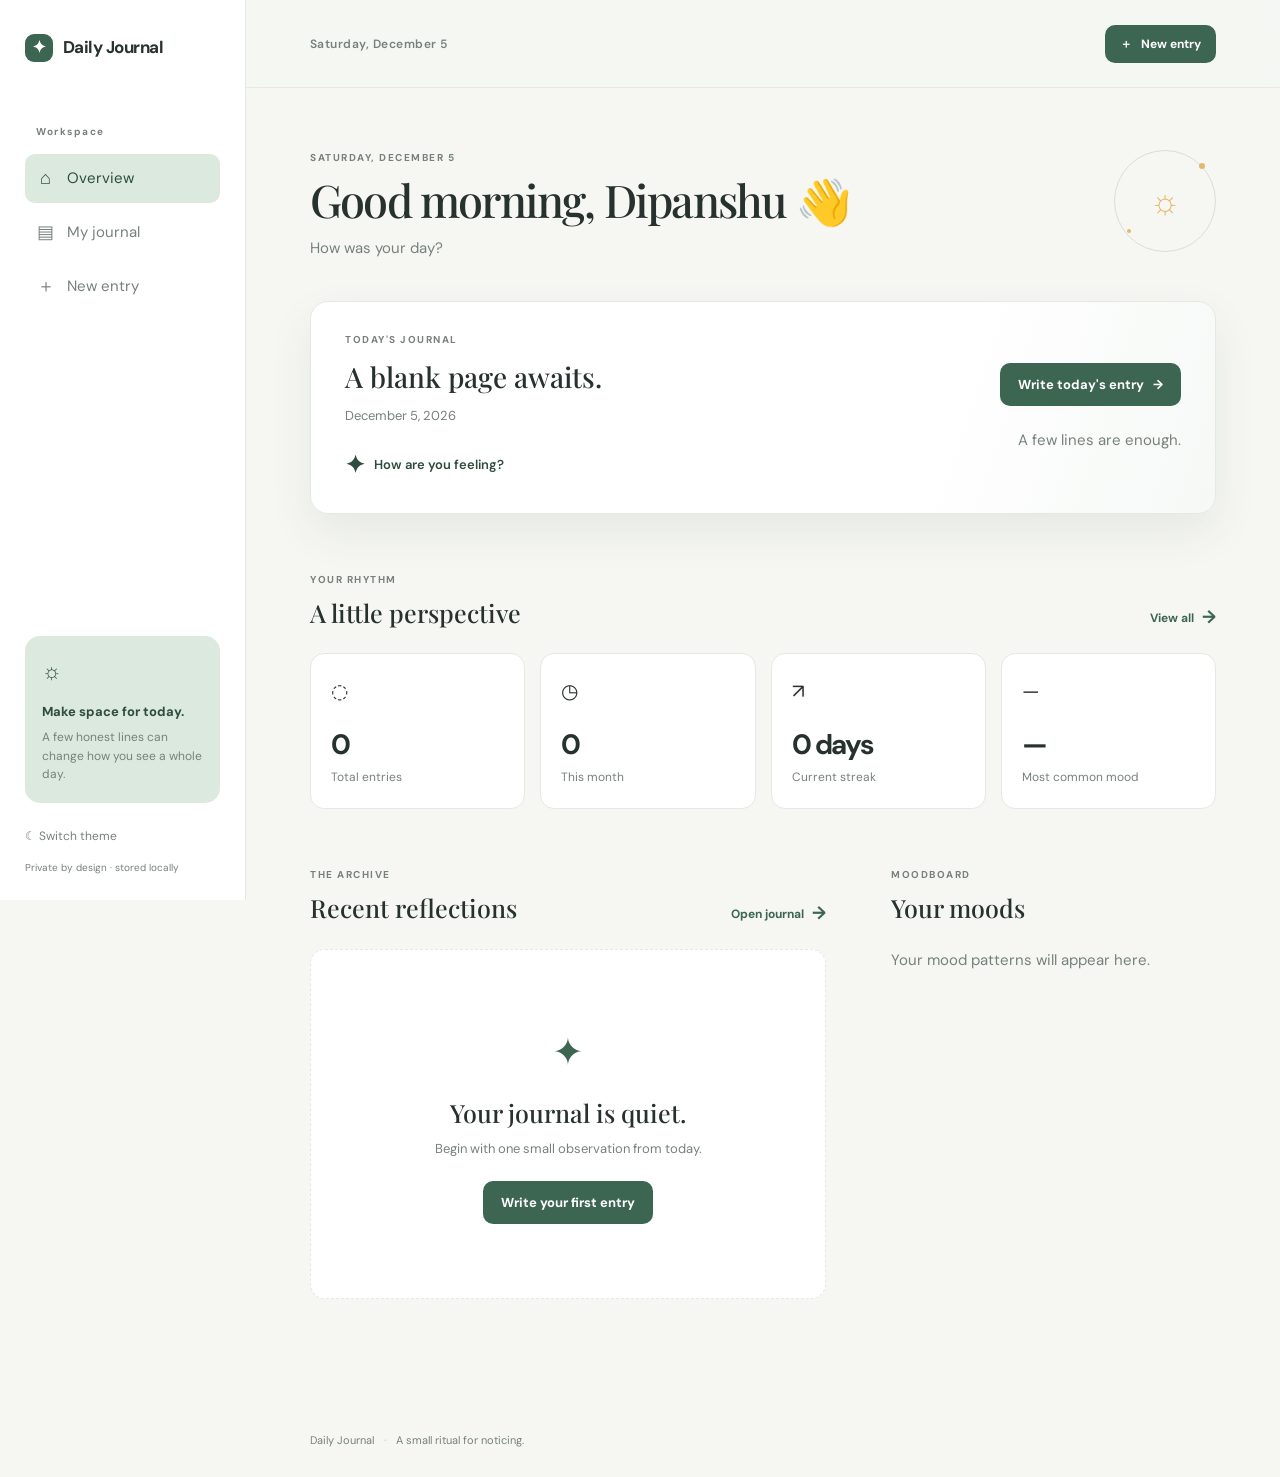
<file: index.html>
<!doctype html>
<html lang="en">
<head>
  <meta charset="UTF-8">
  <meta name="viewport" content="width=device-width, initial-scale=1.0">
  <meta name="description" content="A quiet space to capture your days and track your mood.">
  <title>Daily Journal | Home</title>
  <link rel="stylesheet" href="css/style.css">
  <link rel="stylesheet" href="css/components.css">
  <link rel="stylesheet" href="css/responsive.css">
</head>
<body data-page="home">
  <div class="app-shell">
    <aside class="sidebar" id="sidebar">
      <a class="brand" href="index.html"><span class="brand-mark">✦</span><span>Daily Journal</span></a>
      <p class="nav-label">Workspace</p>
      <nav class="nav-list" aria-label="Main navigation">
        <a class="nav-link active" href="index.html"><span>⌂</span>Overview</a>
        <a class="nav-link" href="pages/journal.html"><span>▤</span>My journal</a>
        <a class="nav-link" href="pages/add-journal.html"><span>＋</span>New entry</a>
      </nav>
      <div class="sidebar-note"><span class="note-icon">☼</span><strong>Make space for today.</strong><p>A few honest lines can change how you see a whole day.</p></div>
      <div class="sidebar-bottom"><button class="text-button" id="themeToggle" type="button">☾ <span>Switch theme</span></button><small>Private by design · stored locally</small></div>
    </aside>
    <div class="main-wrap">
      <header class="topbar"><button class="icon-button menu-toggle" id="menuToggle" aria-label="Open navigation" type="button">☰</button><div class="topbar-date" id="currentDate"></div><a class="button button-primary button-small" href="pages/add-journal.html"><span>＋</span> New entry</a></header>
      <main class="page-content">
        <section class="welcome-row"><div><p class="eyebrow" id="dateLabel">TUESDAY, SEPTEMBER 8</p><h1 id="greeting">Good evening, Dipanshu <span>👋</span></h1><p class="subtle">How was your day?</p></div><div class="sun-orbit" aria-hidden="true"><span>☼</span></div></section>
        <section class="today-card card" id="todayCard"></section>
        <section class="section-block"><div class="section-heading"><div><p class="eyebrow">YOUR RHYTHM</p><h2>A little perspective</h2></div><a class="quiet-link" href="pages/journal.html">View all <span>→</span></a></div><div class="stats-grid" id="statsGrid"></div></section>
        <div class="dashboard-grid"><section class="section-block recent-block"><div class="section-heading"><div><p class="eyebrow">THE ARCHIVE</p><h2>Recent reflections</h2></div><a class="quiet-link" href="pages/journal.html">Open journal <span>→</span></a></div><div class="recent-list" id="recentList"></div></section><section class="section-block mood-block"><div class="section-heading"><div><p class="eyebrow">MOODBOARD</p><h2>Your moods</h2></div></div><div id="moodSummary"></div></section></div>
      </main>
      <footer class="footer">Daily Journal <span>·</span> A small ritual for noticing.</footer>
    </div>
  </div>
  <div id="toastRegion" class="toast-region" aria-live="polite"></div>
  <script src="js/storage.js"></script><script src="js/utils.js"></script><script src="js/dashboard.js"></script><script src="js/app.js"></script>
</body>
</html>
</file>
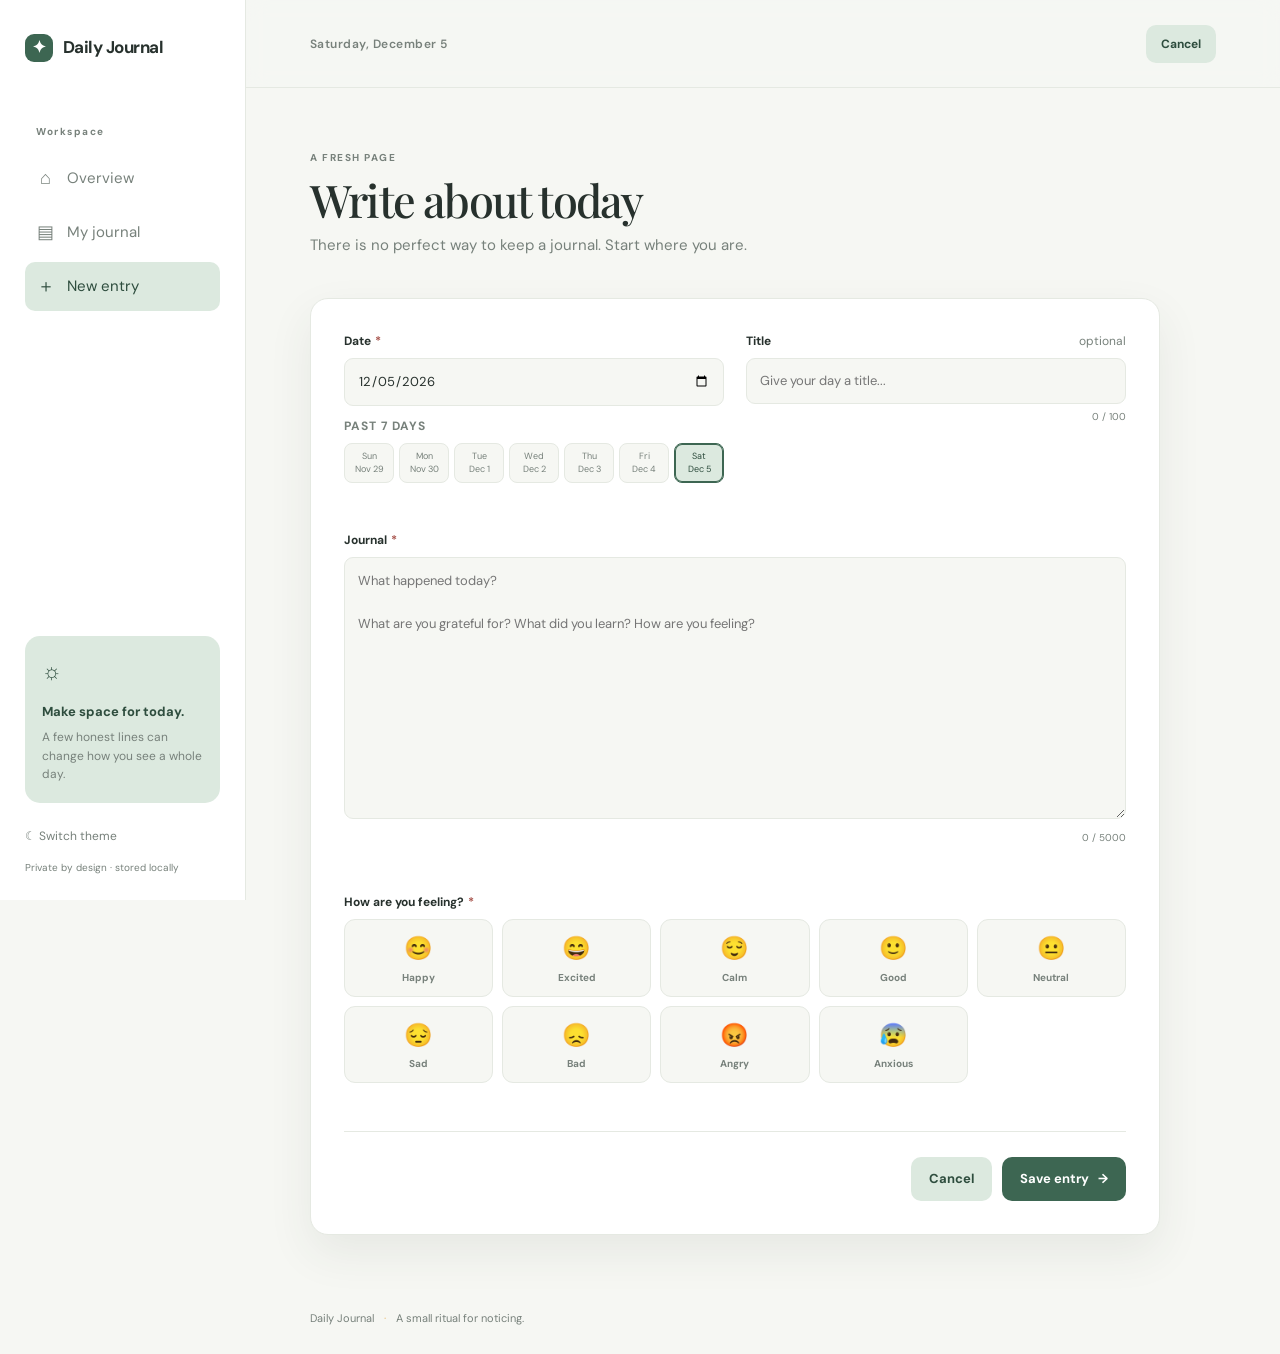
<file: pages/add-journal.html>
<!doctype html>
<html lang="en"><head><meta charset="UTF-8"><meta name="viewport" content="width=device-width, initial-scale=1.0"><meta name="description" content="Write a new daily journal entry."><title>Daily Journal | New entry</title><link rel="stylesheet" href="../css/style.css"><link rel="stylesheet" href="../css/components.css"><link rel="stylesheet" href="../css/responsive.css"></head>
<body data-page="add"><div class="app-shell"><aside class="sidebar" id="sidebar"><a class="brand" href="../index.html"><span class="brand-mark">✦</span><span>Daily Journal</span></a><p class="nav-label">Workspace</p><nav class="nav-list" aria-label="Main navigation"><a class="nav-link" href="../index.html"><span>⌂</span>Overview</a><a class="nav-link" href="journal.html"><span>▤</span>My journal</a><a class="nav-link active" href="add-journal.html"><span>＋</span>New entry</a></nav><div class="sidebar-note"><span class="note-icon">☼</span><strong>Make space for today.</strong><p>A few honest lines can change how you see a whole day.</p></div><div class="sidebar-bottom"><button class="text-button" id="themeToggle" type="button">☾ <span>Switch theme</span></button><small>Private by design · stored locally</small></div></aside><div class="main-wrap"><header class="topbar"><button class="icon-button menu-toggle" id="menuToggle" aria-label="Open navigation" type="button">☰</button><div class="topbar-date" id="currentDate"></div><a class="button button-ghost button-small" href="journal.html">Cancel</a></header><main class="page-content form-page"><section class="page-intro"><div><p class="eyebrow" id="formEyebrow">A FRESH PAGE</p><h1 id="formHeading">Write about today</h1><p class="subtle">There is no perfect way to keep a journal. Start where you are.</p></div></section><form class="journal-form" id="journalForm" novalidate><div class="form-main card"><div class="form-row"><div class="field"><label for="entryDate"><span>Date <b>*</b></span></label><input id="entryDate" type="date" required><span class="date-shortcuts-label">Past 7 days</span><div class="date-shortcuts" id="dateShortcuts" role="group" aria-label="Choose a date from the past 7 days"></div><small class="field-error" id="dateError"></small></div><label class="field"><span>Title <em>optional</em></span><input id="entryTitle" type="text" maxlength="100" placeholder="Give your day a title..."><small class="counter" id="titleCounter">0 / 100</small><small class="field-error" id="titleError"></small></label></div><label class="field content-field"><span>Journal <b>*</b></span><textarea id="entryContent" maxlength="5000" rows="11" placeholder="What happened today?&#10;&#10;What are you grateful for? What did you learn? How are you feeling?" required></textarea><small class="counter" id="contentCounter">0 / 5000</small><small class="field-error" id="contentError"></small></label><fieldset class="mood-field"><legend>How are you feeling? <b>*</b></legend><div class="mood-picker" id="moodPicker"></div><small class="field-error" id="moodError"></small></fieldset><div class="form-actions"><a class="button button-ghost" href="journal.html">Cancel</a><button class="button button-primary" id="saveButton" type="submit">Save entry <span>→</span></button></div></div></form></main><footer class="footer">Daily Journal <span>·</span> A small ritual for noticing.</footer></div></div><div id="toastRegion" class="toast-region" aria-live="polite"></div><div class="modal-backdrop" id="duplicateModal" aria-hidden="true"><article class="modal modal-small" role="dialog" aria-modal="true"><p class="eyebrow">ONE ENTRY PER DAY</p><h2>You already wrote on this date.</h2><p class="subtle">Would you like to open that entry and continue editing it?</p><div class="modal-actions"><button class="button button-ghost" data-close-modal type="button">Keep writing</button><button class="button button-primary" id="editExisting" type="button">Edit existing <span>→</span></button></div></article></div><script src="../js/storage.js"></script><script src="../js/utils.js"></script><script src="../js/journal.js"></script><script src="../js/app.js"></script></body></html>
</file>
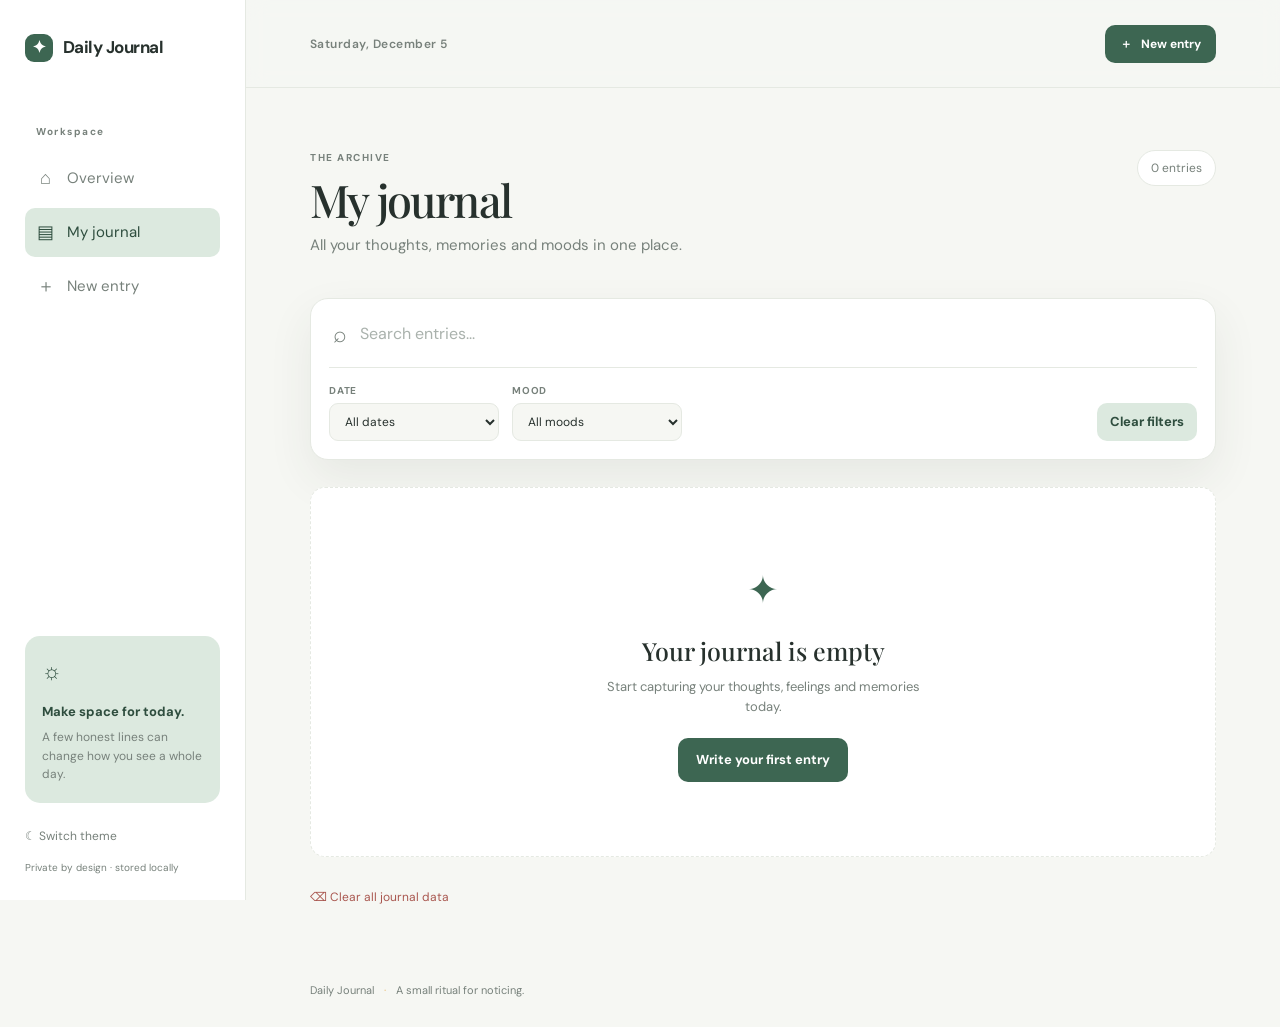
<file: pages/journal.html>
<!doctype html>
<html lang="en">
<head><meta charset="UTF-8"><meta name="viewport" content="width=device-width, initial-scale=1.0"><meta name="description" content="Browse your private daily journal entries."><title>Daily Journal | My journal</title><link rel="stylesheet" href="../css/style.css"><link rel="stylesheet" href="../css/components.css"><link rel="stylesheet" href="../css/responsive.css"></head>
<body data-page="journal">
  <div class="app-shell"><aside class="sidebar" id="sidebar"><a class="brand" href="../index.html"><span class="brand-mark">✦</span><span>Daily Journal</span></a><p class="nav-label">Workspace</p><nav class="nav-list" aria-label="Main navigation"><a class="nav-link" href="../index.html"><span>⌂</span>Overview</a><a class="nav-link active" href="journal.html"><span>▤</span>My journal</a><a class="nav-link" href="add-journal.html"><span>＋</span>New entry</a></nav><div class="sidebar-note"><span class="note-icon">☼</span><strong>Make space for today.</strong><p>A few honest lines can change how you see a whole day.</p></div><div class="sidebar-bottom"><button class="text-button" id="themeToggle" type="button">☾ <span>Switch theme</span></button><small>Private by design · stored locally</small></div></aside>
  <div class="main-wrap"><header class="topbar"><button class="icon-button menu-toggle" id="menuToggle" aria-label="Open navigation" type="button">☰</button><div class="topbar-date" id="currentDate"></div><a class="button button-primary button-small" href="add-journal.html"><span>＋</span> New entry</a></header><main class="page-content"><section class="page-intro"><div><p class="eyebrow">THE ARCHIVE</p><h1>My journal</h1><p class="subtle">All your thoughts, memories and moods in one place.</p></div><div class="entry-count" id="entryCount">0 entries</div></section><section class="filter-panel card"><label class="search-field"><span>⌕</span><input id="searchInput" type="search" placeholder="Search entries..." aria-label="Search journal entries"></label><div class="filter-row"><label><span>Date</span><select id="dateFilter"><option value="all">All dates</option><option value="today">Today</option><option value="week">This week</option><option value="month">This month</option><option value="year">This year</option></select></label><label><span>Mood</span><select id="moodFilter"><option value="all">All moods</option></select></label><button class="button button-ghost clear-filters" id="clearFilters" type="button">Clear filters</button></div></section><section id="journalResults" class="journal-grid"></section><section class="data-tools"><button class="text-button danger-text" id="clearAllButton" type="button">⌫ Clear all journal data</button></section></main><footer class="footer">Daily Journal <span>·</span> A small ritual for noticing.</footer></div></div>
  <div class="modal-backdrop" id="detailModal" aria-hidden="true"><article class="modal" role="dialog" aria-modal="true" aria-labelledby="detailTitle"><button class="modal-close icon-button" data-close-modal aria-label="Close">×</button><div id="detailBody"></div></article></div><div class="modal-backdrop" id="confirmModal" aria-hidden="true"><article class="modal modal-small" role="dialog" aria-modal="true" aria-labelledby="confirmTitle"><p class="eyebrow">PLEASE CONFIRM</p><h2 id="confirmTitle">Delete journal?</h2><p id="confirmMessage" class="subtle">This action cannot be undone.</p><div class="modal-actions"><button class="button button-ghost" data-close-modal type="button">Cancel</button><button class="button button-danger" id="confirmAction" type="button">Delete</button></div></article></div><div id="toastRegion" class="toast-region" aria-live="polite"></div><script src="../js/storage.js"></script><script src="../js/utils.js"></script><script src="../js/journal.js"></script><script src="../js/app.js"></script>
</body></html>
</file>
<file: css/style.css>
@import url('https://fonts.googleapis.com/css2?family=DM+Sans:wght@400;500;600;700&family=Playfair+Display:wght@500;600&display=swap');
:root{--ink:#27312d;--muted:#77817b;--paper:#f6f7f3;--surface:#fff;--line:#e5e9e2;--green:#3d6652;--green-dark:#2e4d3e;--sage:#dce9df;--yellow:#e6b86a;--rose:#e7cbc1;--danger:#a9574f;--shadow:0 18px 45px rgba(45,61,50,.08);--radius:18px}*{box-sizing:border-box}html{scroll-behavior:smooth}body{margin:0;background:var(--paper);color:var(--ink);font-family:'DM Sans',sans-serif;font-size:15px;line-height:1.5}body.dark{--ink:#e8eee9;--muted:#9ea9a2;--paper:#202a26;--surface:#29332e;--line:#3b4941;--green:#a9cbb0;--green-dark:#d3e6d7;--sage:#344b3c;--shadow:0 18px 45px rgba(0,0,0,.2)}a{color:inherit;text-decoration:none}button,input,textarea,select{font:inherit}button{cursor:pointer}.app-shell{display:flex;min-height:100vh}.sidebar{position:fixed;width:246px;top:0;bottom:0;padding:34px 25px 25px;background:var(--surface);border-right:1px solid var(--line);display:flex;flex-direction:column;z-index:10}.brand{display:flex;align-items:center;gap:10px;font-size:17px;font-weight:700;letter-spacing:-.03em;margin-bottom:62px}.brand-mark{display:grid;place-items:center;width:28px;height:28px;border-radius:9px;background:var(--green);color:#fff;font-size:17px}.nav-label,.eyebrow{font-size:10px;letter-spacing:.15em;color:var(--muted);font-weight:700}.nav-label{margin:0 0 15px 11px}.nav-list{display:grid;gap:5px}.nav-link{display:flex;align-items:center;gap:12px;padding:11px;border-radius:10px;color:var(--muted);transition:.2s}.nav-link span{width:19px;text-align:center;font-size:18px}.nav-link:hover,.nav-link.active{color:var(--green-dark);background:var(--sage)}.sidebar-note{margin-top:auto;padding:19px 17px;background:var(--sage);border-radius:15px;color:var(--green-dark)}.note-icon{display:block;font-size:22px;margin-bottom:12px}.sidebar-note strong{font-size:13px}.sidebar-note p{margin:6px 0 0;font-size:12px;line-height:1.55;color:var(--muted)}.sidebar-bottom{padding-top:24px;display:grid;gap:15px}.sidebar-bottom small{color:var(--muted);font-size:10px}.main-wrap{margin-left:246px;min-width:0;width:calc(100% - 246px)}.topbar{height:88px;padding:0 clamp(25px,5vw,76px);display:flex;align-items:center;justify-content:space-between;border-bottom:1px solid var(--line);background:rgba(246,247,243,.8);backdrop-filter:blur(10px);position:relative;z-index:2}.dark .topbar{background:rgba(32,42,38,.8)}.topbar-date{color:var(--muted);font-size:12px;font-weight:600;letter-spacing:.04em}.page-content{max-width:1160px;margin:auto;padding:62px clamp(25px,5vw,76px) 75px}.welcome-row,.page-intro{display:flex;justify-content:space-between;align-items:flex-start;margin-bottom:42px}.eyebrow{margin:0 0 10px}.welcome-row h1,.page-intro h1{font-family:'Playfair Display',serif;font-size:45px;line-height:1.1;letter-spacing:-.04em;font-weight:500;margin:0}.welcome-row h1 span{color:var(--yellow);font-family:DM Sans}.subtle{color:var(--muted);margin:9px 0 0}.sun-orbit{width:102px;height:102px;border:1px solid #d6dfd5;border-radius:50%;display:grid;place-items:center;color:var(--yellow);font-size:34px;position:relative}.sun-orbit:before,.sun-orbit:after{content:'';position:absolute;border-radius:50%;background:var(--yellow)}.sun-orbit:before{width:6px;height:6px;top:12px;right:10px}.sun-orbit:after{width:4px;height:4px;bottom:18px;left:12px}.card{background:var(--surface);border:1px solid var(--line);border-radius:var(--radius);box-shadow:var(--shadow)}.today-card{padding:30px 34px;display:flex;justify-content:space-between;align-items:center;min-height:190px;margin-bottom:58px;background:linear-gradient(108deg,var(--surface) 68%,var(--sage) 180%)}.today-info .eyebrow{margin-bottom:9px}.today-info h2{font-family:'Playfair Display',serif;font-size:28px;font-weight:500;margin:0 0 8px}.today-date{color:var(--muted);font-size:13px}.today-mood{display:flex;align-items:center;gap:9px;color:var(--green-dark);font-weight:600;font-size:13px;margin-top:21px}.today-mood .mood-emoji{font-size:24px}.today-preview{max-width:430px;color:var(--muted);font-size:13px;margin:16px 0 0}.today-actions{text-align:right;display:grid;gap:14px;justify-items:end}.section-block{margin-bottom:58px}.section-heading{display:flex;justify-content:space-between;align-items:flex-end;margin-bottom:22px}.section-heading h2{font-family:'Playfair Display',serif;font-size:25px;font-weight:500;margin:0}.section-heading .eyebrow{margin-bottom:7px}.quiet-link{font-size:12px;color:var(--green);font-weight:700}.quiet-link span{font-size:18px;vertical-align:-1px;margin-left:5px}.stats-grid{display:grid;grid-template-columns:repeat(4,1fr);gap:15px}.stat-card{padding:22px 20px;border:1px solid var(--line);border-radius:14px;background:var(--surface)}.stat-card .stat-icon{font-size:20px;margin-bottom:18px}.stat-card h3{font-size:28px;letter-spacing:-.05em;margin:0 0 2px}.stat-card p{color:var(--muted);font-size:12px;margin:0}.dashboard-grid{display:grid;grid-template-columns:1.35fr .85fr;gap:65px}.recent-list{display:grid;gap:0}.recent-item{display:flex;gap:15px;align-items:flex-start;padding:18px 0;border-bottom:1px solid var(--line);cursor:pointer}.recent-item:first-child{padding-top:2px}.mood-bubble{flex:0 0 42px;width:42px;height:42px;display:grid;place-items:center;background:var(--sage);border-radius:13px;font-size:21px}.recent-copy{min-width:0;flex:1}.recent-copy h3{font-size:14px;margin:0 0 4px;font-weight:700}.recent-copy p{font-size:12px;color:var(--muted);margin:0;white-space:nowrap;overflow:hidden;text-overflow:ellipsis}.recent-date{font-size:11px;color:var(--muted);white-space:nowrap}.mood-summary{display:grid;gap:16px}.mood-line{display:grid;grid-template-columns:25px 70px 1fr 20px;align-items:center;gap:8px;font-size:12px}.mood-line .emoji{font-size:18px}.mood-line .label{color:var(--muted)}.mood-bar{height:6px;background:var(--sage);border-radius:5px;overflow:hidden}.mood-bar span{display:block;height:100%;background:var(--green);border-radius:5px}.mood-line .count{text-align:right;color:var(--muted);font-size:11px}.footer{max-width:1160px;margin:auto;padding:0 clamp(25px,5vw,76px) 28px;color:var(--muted);font-size:11px}.footer span{margin:0 7px;color:var(--yellow)}.icon-button{border:0;background:transparent;color:var(--muted);font-size:21px;width:38px;height:38px;border-radius:10px}.icon-button:hover{background:var(--sage);color:var(--green-dark)}.menu-toggle{display:none}.button{display:inline-flex;justify-content:center;align-items:center;gap:9px;border:0;border-radius:10px;padding:12px 18px;font-size:13px;font-weight:700;transition:.2s}.button:hover{transform:translateY(-1px)}.button-primary{color:#fff;background:var(--green)}.button-primary:hover{background:var(--green-dark)}.button-ghost{color:var(--green-dark);background:var(--sage)}.button-danger{color:#fff;background:var(--danger)}.button-small{padding:10px 15px;font-size:12px}.text-button{border:0;background:none;padding:0;color:var(--muted);text-align:left;font-size:12px}.text-button:hover{color:var(--green-dark)}.danger-text{color:var(--danger)}
</file>
<file: css/components.css>
.filter-panel{padding:18px;margin-bottom:27px}.search-field{display:flex;align-items:center;gap:11px;padding:0 4px 15px;border-bottom:1px solid var(--line);color:var(--muted)}.search-field span{font-size:23px}.search-field input{border:0;outline:0;background:transparent;color:var(--ink);width:100%;font-size:16px}.search-field input::placeholder{color:#aab2ad}.filter-row{display:flex;align-items:flex-end;gap:13px;padding-top:15px}.filter-row label{display:grid;gap:5px;min-width:170px}.filter-row label>span{font-size:10px;font-weight:700;letter-spacing:.08em;text-transform:uppercase;color:var(--muted)}select,.field input,.field textarea{width:100%;border:1px solid var(--line);border-radius:9px;background:var(--paper);color:var(--ink);outline:0;transition:.2s}select{padding:9px 11px;font-size:12px}select:focus,.field input:focus,.field textarea:focus,.search-field:focus-within{border-color:var(--green);box-shadow:0 0 0 3px rgba(61,102,82,.1)}.clear-filters{margin-left:auto;padding:9px 13px}.journal-grid{display:grid;grid-template-columns:repeat(3,1fr);gap:18px}.journal-card{display:flex;flex-direction:column;padding:21px;background:var(--surface);border:1px solid var(--line);border-radius:15px;min-height:242px;transition:.2s;cursor:pointer}.journal-card:hover{transform:translateY(-3px);box-shadow:var(--shadow);border-color:#cbd9cd}.journal-card-top{display:flex;justify-content:space-between;align-items:center;margin-bottom:17px}.journal-mood{display:flex;gap:7px;align-items:center;color:var(--green-dark);font-size:12px;font-weight:700}.journal-mood span{font-size:21px}.journal-date{font-size:11px;color:var(--muted)}.journal-card h3{font-family:'Playfair Display',serif;font-size:22px;font-weight:500;margin:0 0 8px;line-height:1.2}.journal-card .preview{color:var(--muted);font-size:12px;line-height:1.6;margin:0}.card-actions{display:flex;gap:15px;border-top:1px solid var(--line);margin-top:auto;padding-top:15px}.card-actions button{font-size:11px;border:0;background:none;padding:0;color:var(--muted);font-weight:700}.card-actions button:hover{color:var(--green-dark)}.empty-state{grid-column:1/-1;text-align:center;padding:74px 20px;background:var(--surface);border:1px dashed var(--line);border-radius:15px}.empty-state .empty-icon{font-size:38px;color:var(--green);margin-bottom:13px}.empty-state h2{font-family:'Playfair Display',serif;font-weight:500;font-size:25px;margin:0 0 8px}.empty-state p{max-width:330px;margin:0 auto 22px;color:var(--muted);font-size:13px}.entry-count{color:var(--muted);font-size:12px;background:var(--surface);border:1px solid var(--line);border-radius:20px;padding:8px 13px}.data-tools{margin-top:28px}.journal-form{max-width:850px}.form-main{padding:33px}.form-row{display:grid;grid-template-columns:.75fr 1.25fr;gap:22px}.field,.mood-field{display:block;border:0;padding:0;margin:0 0 27px;min-width:0}.field>span,.mood-field legend{display:flex;gap:4px;align-items:center;font-size:12px;font-weight:700;margin-bottom:8px}.field b,.mood-field b{color:var(--danger)}.field em{font-style:normal;color:var(--muted);font-weight:400;margin-left:auto}.field input,.field textarea{padding:12px 13px;font-size:13px}.field textarea{resize:vertical;line-height:1.65;min-height:220px}.counter{display:block;text-align:right;color:var(--muted);font-size:10px;margin-top:5px}.field-error{display:block;min-height:17px;color:var(--danger);font-size:11px;margin-top:4px}.has-error input,.has-error textarea{border-color:var(--danger)}.mood-field legend{padding:0}.mood-picker{display:grid;grid-template-columns:repeat(5,1fr);gap:9px}.mood-option{border:1px solid var(--line);background:var(--paper);border-radius:11px;padding:11px 5px;text-align:center;color:var(--muted);transition:.2s}.mood-option:hover{border-color:var(--green)}.mood-option.selected{border-color:var(--green);background:var(--sage);color:var(--green-dark);box-shadow:inset 0 0 0 1px var(--green)}.mood-option .emoji{display:block;font-size:23px;margin-bottom:4px}.mood-option .mood-label{display:block;font-size:10px;font-weight:700}.form-actions{display:flex;justify-content:flex-end;gap:10px;border-top:1px solid var(--line);padding-top:25px;margin-top:5px}.modal-backdrop{position:fixed;inset:0;z-index:30;display:grid;place-items:center;padding:20px;background:rgba(35,48,40,.45);opacity:0;pointer-events:none;transition:.2s}.modal-backdrop.open{opacity:1;pointer-events:auto}.modal{position:relative;width:min(570px,100%);max-height:90vh;overflow:auto;background:var(--surface);border-radius:18px;padding:34px;box-shadow:0 25px 70px rgba(0,0,0,.2);transform:translateY(10px);transition:.2s}.modal-backdrop.open .modal{transform:translateY(0)}.modal-small{width:min(440px,100%)}.modal-close{position:absolute;right:16px;top:15px}.modal h2{font-family:'Playfair Display',serif;font-weight:500;font-size:30px;line-height:1.2;margin:0 0 10px}.modal-actions{display:flex;justify-content:flex-end;gap:10px;margin-top:27px}.detail-mood{display:flex;align-items:center;gap:9px;color:var(--green-dark);font-weight:700;margin:4px 0 20px}.detail-mood span{font-size:30px}.detail-title{font-family:'Playfair Display',serif;font-size:32px;line-height:1.15;margin:0 0 7px;font-weight:500}.detail-date{font-size:12px;color:var(--muted);margin-bottom:27px}.detail-content{white-space:pre-wrap;line-height:1.8;color:var(--muted);font-size:14px}.toast-region{position:fixed;right:25px;bottom:25px;z-index:50;display:grid;gap:9px}.toast{min-width:250px;padding:13px 17px;border-radius:10px;background:var(--ink);color:var(--surface);box-shadow:var(--shadow);font-size:12px;animation:toast-in .25s ease}.toast.success{background:var(--green)}.toast.error{background:var(--danger)}@keyframes toast-in{from{opacity:0;transform:translateY(8px)}to{opacity:1;transform:none}}
.field>label{display:block}
.field>label>span{display:flex;gap:4px;align-items:center;font-size:12px;font-weight:700;margin-bottom:8px}
.date-shortcuts-label{display:block;color:var(--muted);font-size:10px;font-weight:700;letter-spacing:.08em;margin:11px 0 6px;text-transform:uppercase}
.date-shortcuts{display:grid;grid-template-columns:repeat(7,minmax(0,1fr));gap:5px}
.date-shortcut{display:grid;gap:2px;justify-items:center;padding:7px 2px;border:1px solid var(--line);border-radius:8px;background:var(--paper);color:var(--muted);font-size:9px;line-height:1.25;transition:.2s}
.date-shortcut span{white-space:nowrap}
.date-shortcut:hover,.date-shortcut:focus-visible{border-color:var(--green);color:var(--green-dark)}
.date-shortcut[aria-pressed="true"]{border-color:var(--green);background:var(--sage);color:var(--green-dark);box-shadow:inset 0 0 0 1px var(--green)}
.form-row{grid-template-columns:1fr 1fr}
</file>
<file: css/responsive.css>
@media (max-width:1100px){.dashboard-grid{gap:35px}.journal-grid{grid-template-columns:repeat(2,1fr)}.page-content{padding-top:48px}}@media (max-width:768px){.sidebar{transform:translateX(-100%);transition:.25s;box-shadow:12px 0 35px rgba(0,0,0,.08)}.sidebar.open{transform:none}.main-wrap{margin-left:0;width:100%}.topbar{height:72px;padding:0 20px}.menu-toggle{display:block;order:-1;margin-left:-8px}.topbar-date{font-size:10px}.page-content{padding:40px 20px 58px}.welcome-row,.page-intro{margin-bottom:32px}.welcome-row h1,.page-intro h1{font-size:36px}.sun-orbit{width:76px;height:76px;font-size:27px}.today-card{padding:25px;display:block}.today-actions{text-align:left;justify-items:start;margin-top:24px}.stats-grid{grid-template-columns:repeat(2,1fr)}.dashboard-grid{grid-template-columns:1fr;gap:0}.section-block{margin-bottom:45px}.section-heading h2{font-size:23px}.footer{padding-left:20px;padding-right:20px}.form-row{grid-template-columns:1fr;gap:0}.form-main{padding:23px 20px}.mood-picker{grid-template-columns:repeat(3,1fr)}.filter-row{display:grid;grid-template-columns:1fr 1fr}.filter-row label{min-width:0}.clear-filters{margin:0;width:100%}.filter-row .clear-filters{grid-column:1/-1}.journal-grid{grid-template-columns:1fr}.entry-count{margin-top:15px}.page-intro{display:block}.modal{padding:28px 22px}.toast-region{left:20px;right:20px;bottom:18px}.toast{min-width:0}}@media (max-width:420px){.button-small{padding:9px 11px}.button-small span{display:none}.topbar-date{display:none}.welcome-row h1{font-size:31px}.sun-orbit{width:62px;height:62px}.today-card{margin-bottom:42px}.stats-grid{gap:10px}.stat-card{padding:17px 14px}.stat-card h3{font-size:24px}.mood-line{grid-template-columns:24px 60px 1fr 15px}.form-actions{display:grid;grid-template-columns:1fr 1fr}.form-actions .button{width:100%}}
</file>
